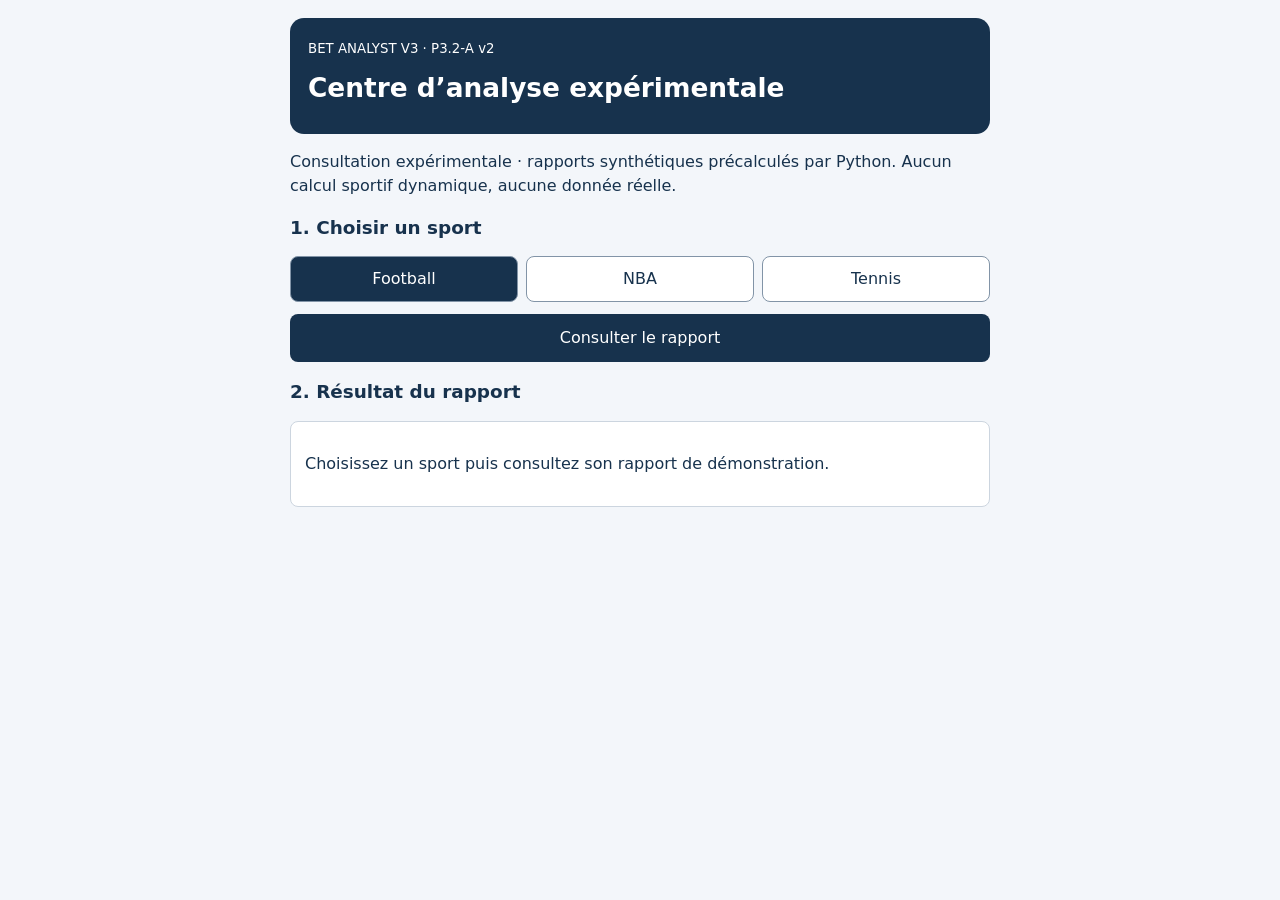
<file: index.html>
<!doctype html><html lang="fr"><meta charset="utf-8"><meta name="viewport" content="width=device-width,initial-scale=1"><title>BET ANALYST P3.2-A v2</title><style>body{font:16px system-ui;max-width:700px;margin:auto;padding:18px;color:#17324d}button,select{font:inherit;padding:12px}pre{white-space:pre-wrap;overflow-wrap:anywhere}section{border:1px solid #ccd5df;padding:14px;border-radius:8px}body{background:#f3f6fa;line-height:1.5}h1{font-size:1.65rem}button{background:#17324d;color:white;border:0;border-radius:8px}select{border:1px solid #8294a7;border-radius:8px;background:white}section{background:white}details{margin:16px 0}summary{font-weight:700;cursor:pointer;padding:12px 0}article{border-top:1px solid #ccd5df;padding:12px 0}h4{margin:12px 0}h5{font-size:1rem;margin:12px 0 4px}dl{margin:6px 0;padding-left:10px;border-left:2px solid #dce5ee}dt{font-weight:600;overflow-wrap:anywhere}dd{margin:0 0 8px;overflow-wrap:anywhere}pre{font-size:12px}#status{font-size:14px}button:disabled{opacity:.6}header{background:#17324d;color:white;padding:18px;border-radius:14px}header h1{margin:8px 0}h2{font-size:1.15rem}nav{display:grid;grid-template-columns:repeat(3,minmax(0,1fr));gap:8px;margin-bottom:12px}nav button{background:white;color:#17324d;border:1px solid #8294a7;padding:10px 4px}nav button[aria-pressed=true]{background:#17324d;color:white}#load{width:100%}#c4-output>h3{margin-top:0}#c4-output>details{border-top:1px solid #ccd5df}article{background:#f7f9fc;padding:12px;border-radius:8px;margin:8px 0}</style><header><small>BET ANALYST V3 · P3.2-A v2</small><h1>Centre d’analyse expérimentale</h1></header><p>Consultation expérimentale · rapports synthétiques précalculés par Python. Aucun calcul sportif dynamique, aucune donnée réelle.</p><h2>1. Choisir un sport</h2><nav aria-label="Disciplines"><button type="button" data-sport="football" aria-pressed="true">Football</button><button type="button" data-sport="nba" aria-pressed="false">NBA</button><button type="button" data-sport="tennis" aria-pressed="false">Tennis</button></nav><label for="sport" hidden>Sport</label> <select id="sport" hidden><option value="football">Football</option><option value="nba">NBA</option><option value="tennis">Tennis</option></select> <button id="load">Consulter le rapport</button><p id="status" role="status"></p><h2>2. Résultat du rapport</h2><section id="c4-output"><p>Choisissez un sport puis consultez son rapport de démonstration.</p></section><input id="c4-file" type="file" hidden disabled><script src="c4-reader.js"></script><script src="viewer.js"></script></html>
</file>
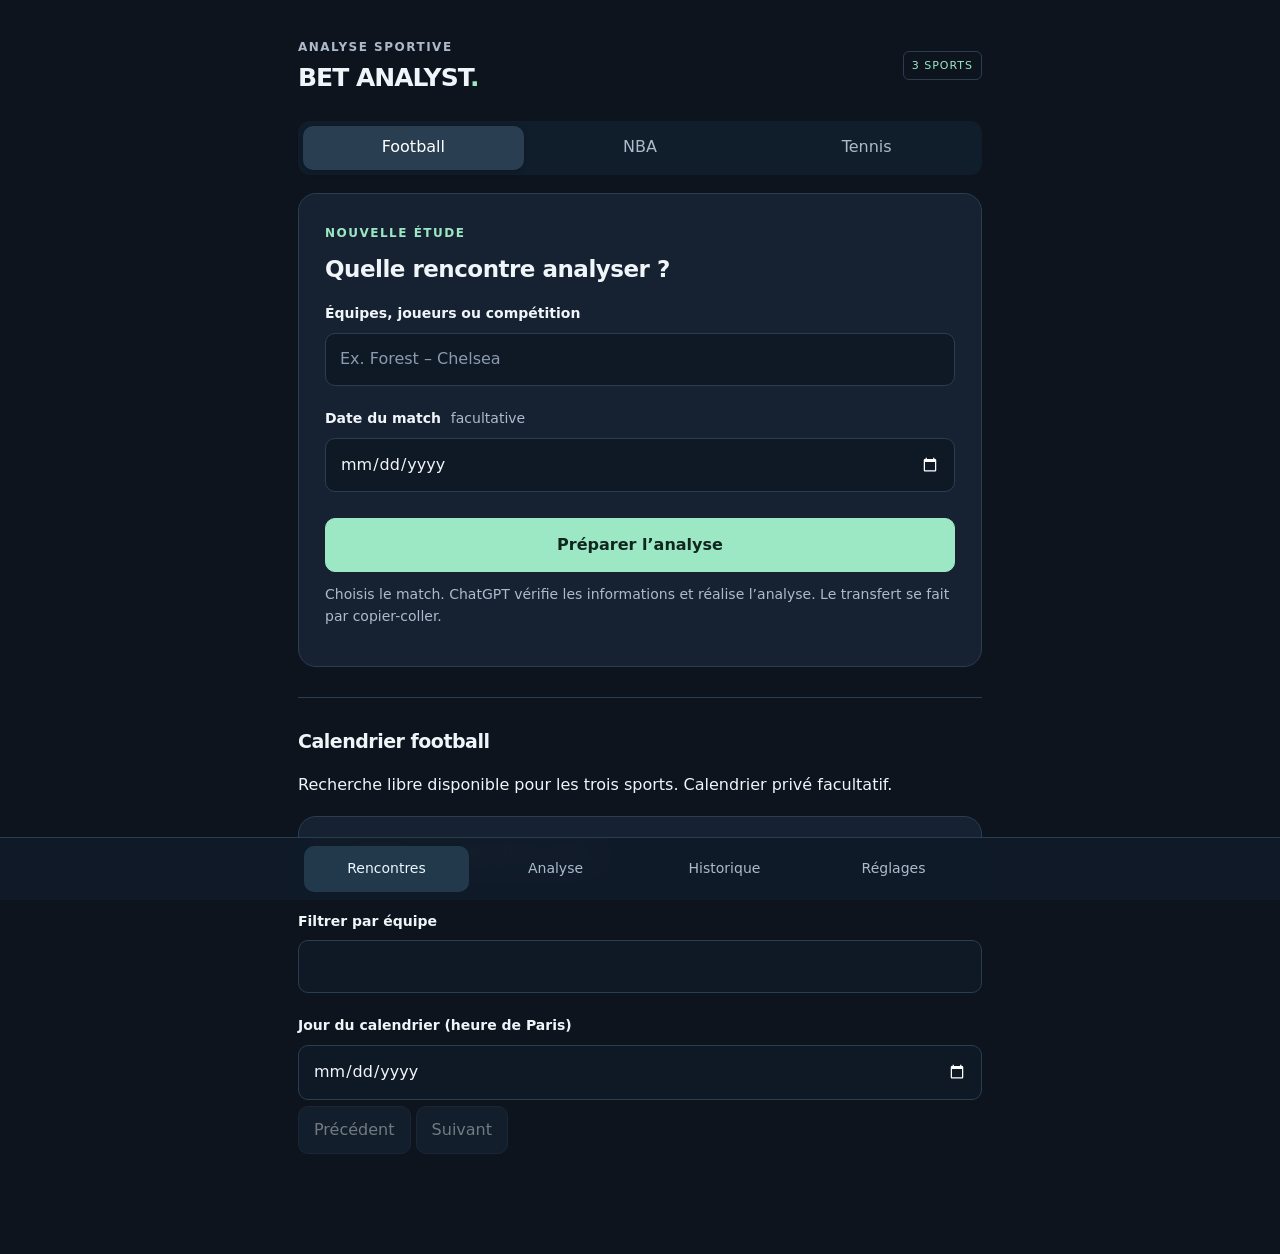
<file: mobile/index.html>
<!doctype html><html lang="fr"><head><meta charset="utf-8"><meta name="viewport" content="width=device-width,initial-scale=1"><meta name="theme-color" content="#101722"><title>BET ANALYST · Analyse sportive</title><link rel="manifest" href="./manifest.webmanifest"><link rel="stylesheet" href="./mobile.css"></head><body><header><div><span class="eyebrow">ANALYSE SPORTIVE</span><h1>BET ANALYST<span class="brand-dot">.</span></h1></div><span class="version-tag">3 SPORTS</span></header><p id="notice" role="status" aria-live="polite"></p><main><section id="fixtures"><nav id="sports" aria-label="Choisir un sport"><button aria-selected="true">Football</button><button>NBA</button><button>Tennis</button></nav><section class="panel"><span class="eyebrow">NOUVELLE ÉTUDE</span><h2>Quelle rencontre analyser ?</h2><form id="free-form"><label for="sport" hidden>Sport</label><select id="sport" hidden><option>Football</option><option>NBA</option><option>Tennis</option></select><label for="event">Équipes, joueurs ou compétition</label><input id="event" required maxlength="200" placeholder="Ex. Forest – Chelsea" autocomplete="off"><div class="date-row"><label for="free-date">Date du match <span class="optional">facultative</span></label><input id="free-date" type="date"></div><button class="primary" type="submit">Préparer l’analyse</button></form><p class="hint">Choisis le match. ChatGPT vérifie les informations et réalise l’analyse. Le transfert se fait par copier-coller.</p></section><section class="calendar-area"><h2>Calendrier football</h2><p id="status"></p><details class="panel"><summary>Importer le calendrier privé</summary><label for="file">Paquet calendar.bundle.json</label><input id="file" type="file" accept=".json,application/json"><button id="load">Importer le calendrier</button><p class="hint">OpenLigaDB · ODbL 1.0 · origine non authentifiée · quarantaine, aucune admission moteur. Le calendrier reste sur cet appareil.</p></details><label for="query">Filtrer par équipe</label><input id="query" type="search"><label for="date">Jour du calendrier (heure de Paris)</label><input id="date" type="date"><div id="list"></div><button id="prev">Précédent</button> <button id="next">Suivant</button></section></section><section id="analysis" hidden><h2 id="selected">Choisis une rencontre.</h2><p class="hint">Une analyse complète, puis un rapport conservé sur ton téléphone.</p><div class="step-strip"><span class="current">Préparer</span><span>Analyser dans ChatGPT</span><span>Conserver</span></div><details class="panel"><summary>Dossier statistique facultatif</summary><p class="hint">Sources, dates de capture, période des données, statistiques et lacunes. Ces informations restent non validées jusqu’au contrôle par l’analyste.</p><label for="dossier-file">Importer un texte ou JSON (300 ko maximum)</label><input id="dossier-file" type="file" accept=".txt,.md,.json,text/plain,application/json"><label for="dossier">Données et références</label><textarea id="dossier" maxlength="300000"></textarea></details><div class="transfer-actions"><button id="copy" class="primary" disabled>Copier la demande complète</button> <a id="chat" href="https://chatgpt.com/" target="_blank" rel="noopener">Ouvrir ChatGPT</a></div><details><summary>Voir la demande et KRAFT V3.0</summary><textarea id="prompt" readonly aria-label="Demande complète"></textarea></details><div class="report-entry"><h2>Ton rapport</h2><label for="report">Colle la réponse de ChatGPT</label><textarea id="report" maxlength="300000" placeholder="Colle le rapport de cette rencontre"></textarea><button id="save" class="primary">Enregistrer le rapport</button><p class="hint">L’historique présente la synthèse en premier et le détail par rubriques.</p></div><p class="hint">Le brouillon est conservé sur cet appareil. Enregistre le rapport avant de changer de rencontre.</p></section><section id="history" hidden><span class="eyebrow">TA BIBLIOTHÈQUE LOCALE</span><h2>Mes analyses</h2><div id="saved"></div></section><section id="settings" hidden><span class="eyebrow">TES DONNÉES</span><h2>Sauvegardes et réglages</h2><p>Les rapports et brouillons sont conservés dans ce navigateur. Une suppression des données du navigateur peut les effacer. Exporte une sauvegarde aux jalons utiles.</p><button id="export" class="primary">Télécharger la sauvegarde</button><label for="backup">Restaurer les rapports sans écraser l’historique</label><input id="backup" type="file" accept=".json,application/json"><button id="restore">Restaurer les rapports</button><button id="calendar-export" hidden>Récupérer le calendrier sauvegardé</button><button id="forget">Effacer uniquement le calendrier</button><h2>Fonctionnement</h2><p>Hors ligne après une première ouverture réussie : calendrier importé, préparation des demandes, dossiers, historique et sauvegardes. La recherche de nouvelles données et l’analyse dans ChatGPT demandent une connexion.</p><p>KRAFT V3.0 est inclus intégralement et contrôlé par empreinte. Les autres référentiels ne sont pas embarqués intégralement : leur application complète doit être vérifiée dans la discussion d’analyse.</p><a href="../openliga/">Calendrier et outils historiques</a><br><a href="../p32b/">Moteur expérimental synthétique préservé</a></section></main><footer aria-label="Navigation"><button data-tab="fixtures" aria-selected="true">Rencontres</button><button data-tab="analysis">Analyse</button><button data-tab="history">Historique</button><button data-tab="settings">Réglages</button></footer><script type="module" src="./app.js"></script></body></html>
</file>
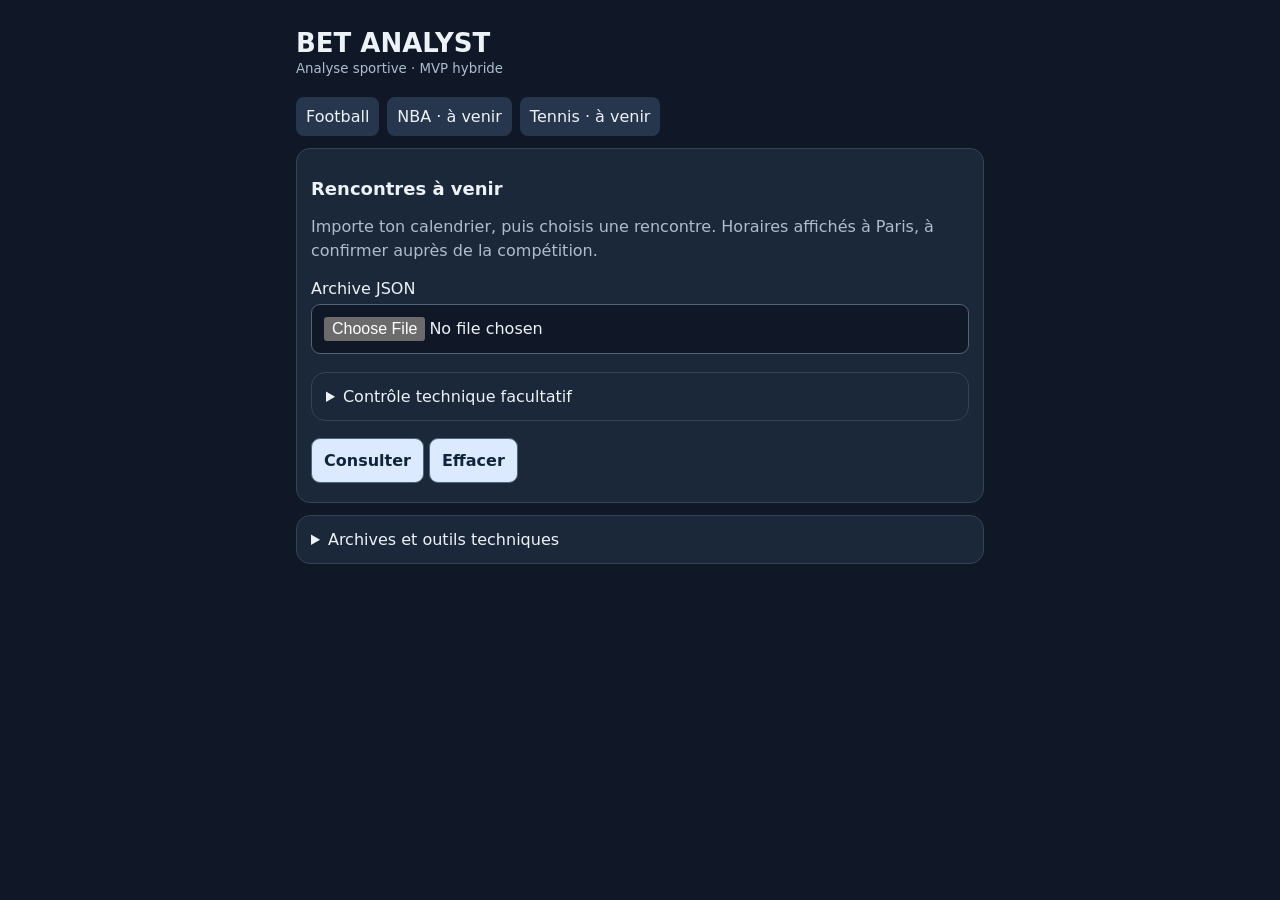
<file: mvp-v8/index.html>
<!doctype html><html lang="fr"><head><meta charset="utf-8"><meta name="viewport" content="width=device-width,initial-scale=1"><meta name="theme-color" content="#101827"><title>BET ANALYST — Rencontres</title><link rel="manifest" href="./manifest.webmanifest"><style>:root{color-scheme:dark;font:16px system-ui;background:#101827;color:#edf2f7}*{box-sizing:border-box}body{max-width:720px;margin:auto;padding:16px}header{padding:12px 0 20px}h1{font-size:26px;margin:0}h2{font-size:18px}p{line-height:1.5}small,.hint{color:#aebdce}section,article,details{background:#1b283a;border:1px solid #344358;border-radius:14px;padding:14px;margin:12px 0}button,input,textarea{font:inherit;border:1px solid #52647a;border-radius:9px;padding:12px;max-width:100%}input,textarea{width:100%;background:#101827;color:inherit;margin:6px 0}textarea{min-height:180px}button{background:#dbeafe;color:#10243b;font-weight:650;margin:5px 5px 5px 0;cursor:pointer}button:disabled{opacity:.5}a{color:#a5c9ff;display:inline-block;padding:10px 0}label{display:block;margin-top:8px}nav{display:flex;gap:8px;flex-wrap:wrap}nav span{padding:10px;border-radius:8px;background:#26374d}#ol-list article p{font-weight:650;margin:0 0 10px}#ol-list article button{width:100%}summary{cursor:pointer}#ol-hash{display:block}</style></head><body><header><h1>BET ANALYST</h1><small>Analyse sportive · MVP hybride</small></header><nav aria-label="Sports"><span>Football</span><span>NBA · à venir</span><span>Tennis · à venir</span></nav><section aria-label="Calendrier privé"><h2>Rencontres à venir</h2><p class="hint">Importe ton calendrier, puis choisis une rencontre. Horaires affichés à Paris, à confirmer auprès de la compétition.</p><label for="ol-file">Archive JSON</label><input id="ol-file" type="file" accept=".json,application/json"><details><summary>Contrôle technique facultatif</summary><label for="ol-hash">SHA-256 externe</label><input id="ol-hash" type="text" maxlength="64"><p>OpenLigaDB · ODbL 1.0 · quarantaine, aucune admission moteur.</p></details><button type="button" id="ol-read">Consulter</button><button type="button" id="ol-clear">Effacer</button><div id="ol-output" aria-live="polite"></div></section><details><summary>Archives et outils techniques</summary><a href="../openliga/">Ouvrir les outils historiques</a></details><script type="module" src="./openliga-reader.js"></script><script>if("serviceWorker" in navigator)navigator.serviceWorker.register("./sw.js").catch(console.error)</script></body></html>
</file>
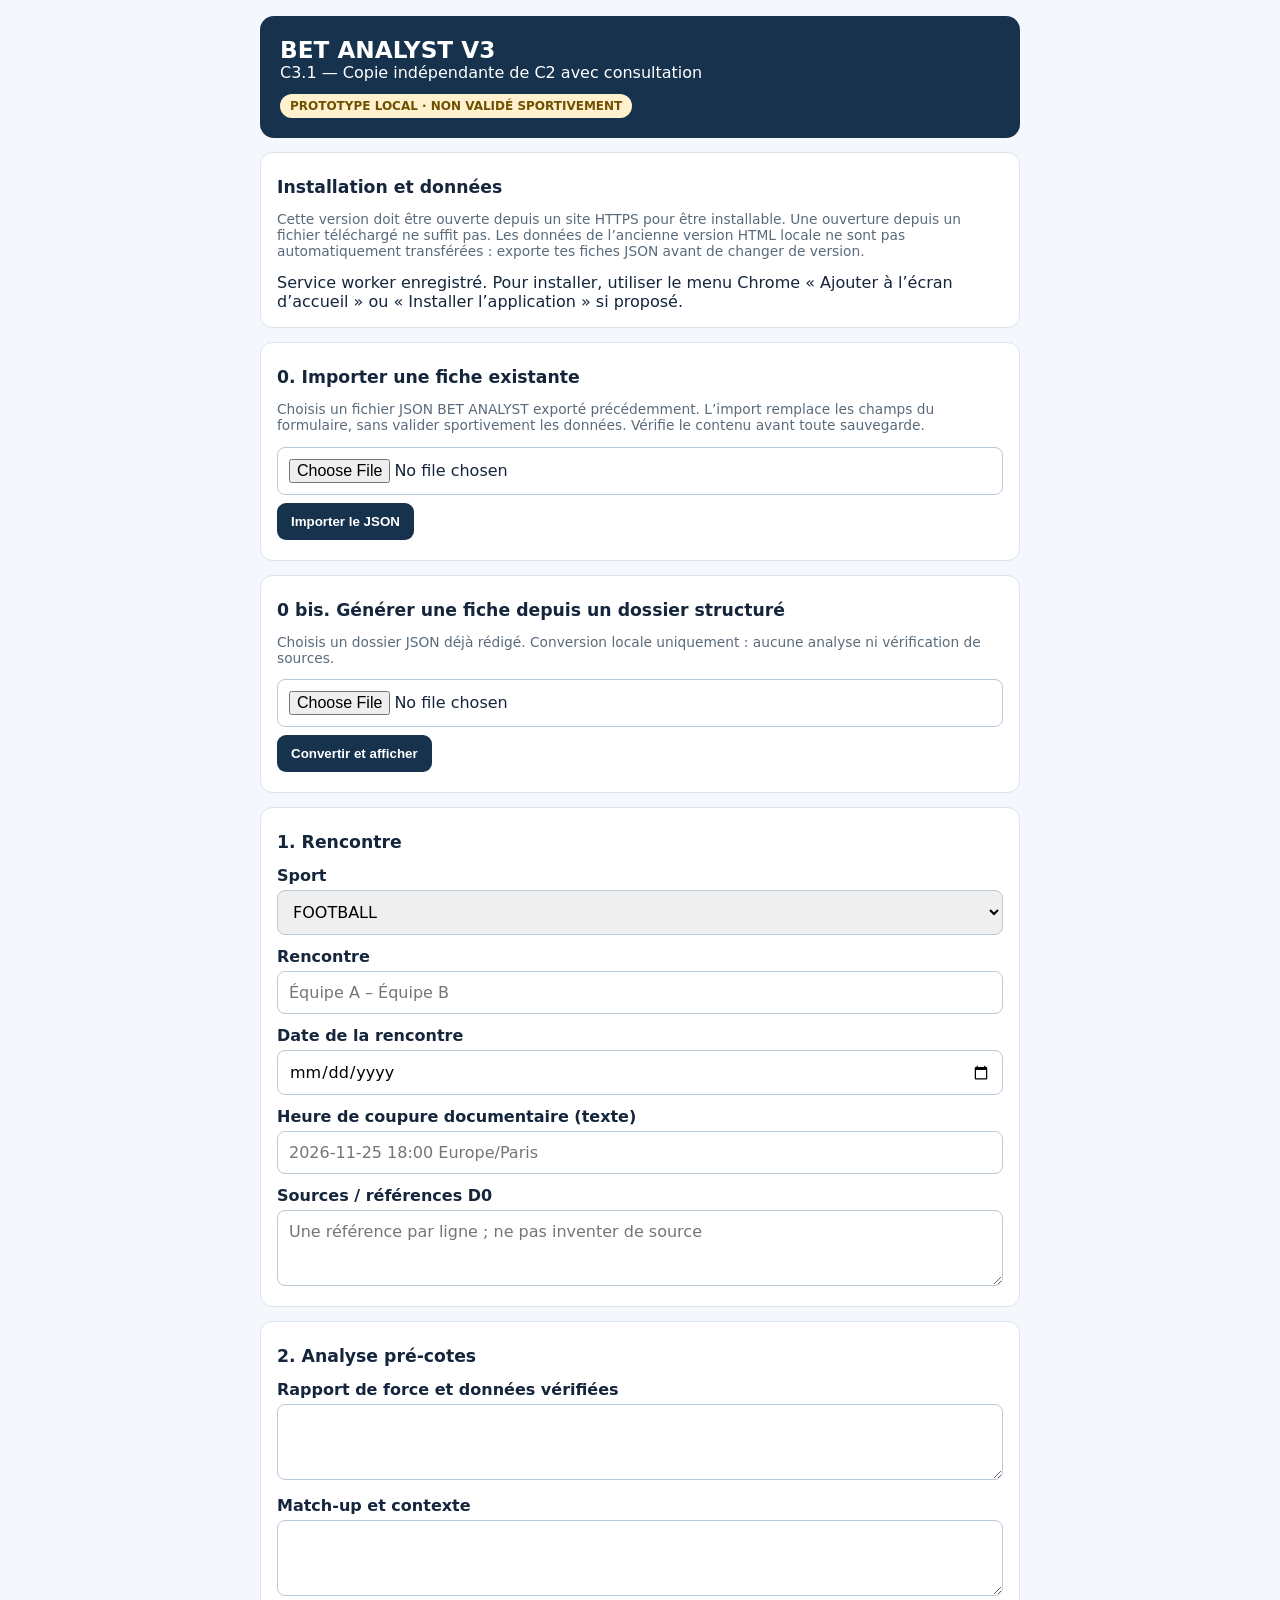
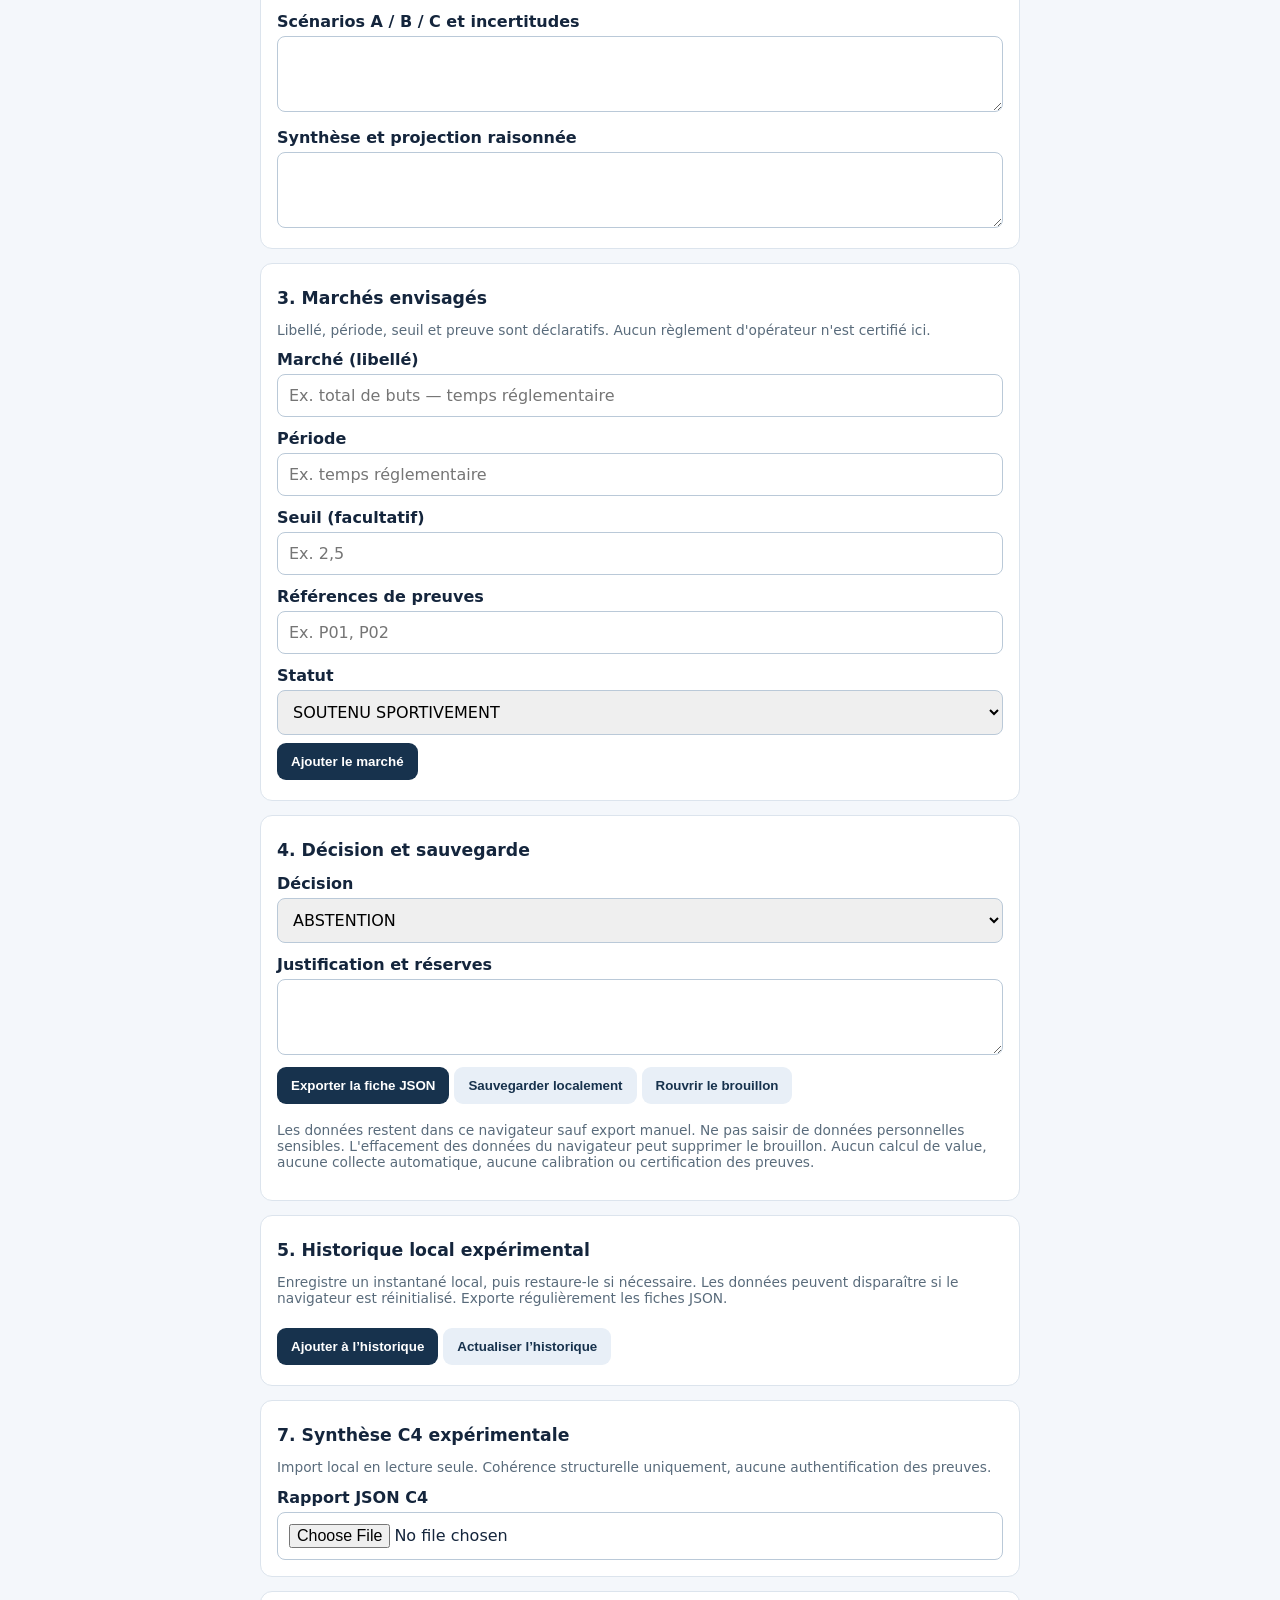
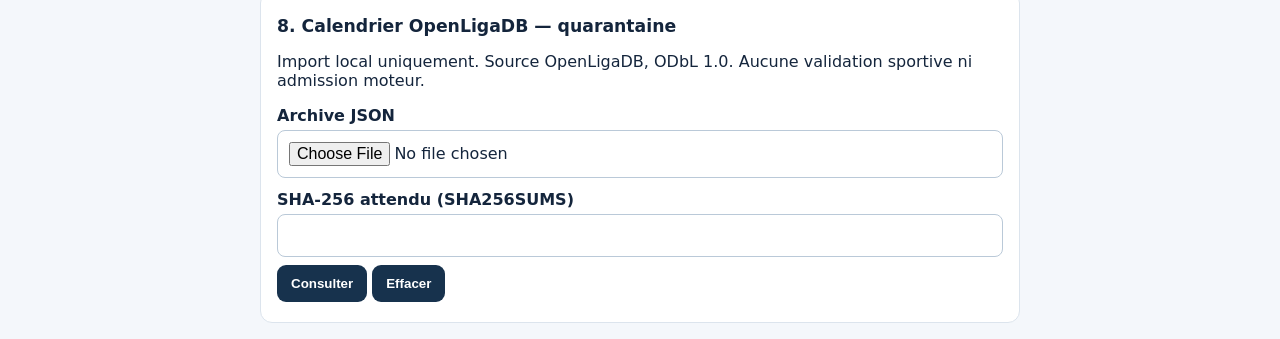
<file: openliga/index.html>
<!doctype html><html lang="fr"><head><meta charset="utf-8"><meta name="viewport" content="width=device-width,initial-scale=1"><title>BET ANALYST V3 — Bêta technique</title><link rel="manifest" href="./manifest.webmanifest"><meta name="theme-color" content="#17324d"><meta name="description" content="Prototype BET ANALYST : fiches expérimentales et historique local."><style>:root{font-family:system-ui,Arial,sans-serif;color:#14253c;background:#f4f7fb}body{margin:0;max-width:760px;margin-inline:auto;padding:16px}header{background:#17324d;color:white;padding:20px;border-radius:14px}h1{margin:0;font-size:1.45rem}h2{font-size:1.08rem;margin:8px 0 14px}small{opacity:.8}.tag{display:inline-block;background:#fff1ce;color:#705000;border-radius:16px;padding:5px 10px;font-size:.75rem;font-weight:700;margin-top:12px}section{background:white;border:1px solid #dce4ed;border-radius:12px;padding:16px;margin-top:14px}label{display:block;font-weight:650;margin:12px 0 5px}input,select,textarea{box-sizing:border-box;width:100%;padding:11px;border:1px solid #bac9d8;border-radius:8px;font:inherit}textarea{min-height:76px}button{border:0;border-radius:9px;background:#17324d;color:white;padding:11px 14px;font-weight:650;margin:8px 5px 4px 0;cursor:pointer}button.secondary{background:#e8eff7;color:#17324d}.error{color:#a22222}.ok{color:#126a38}.hint{color:#596b7b;font-size:.86rem}article{border:1px solid #dce4ed;padding:12px;border-radius:9px;margin:9px 0}pre{white-space:pre-wrap;overflow-wrap:anywhere;background:#eef3f8;padding:10px;border-radius:8px}</style></head><body><header><h1>BET ANALYST V3</h1><div>C3.1 — Copie indépendante de C2 avec consultation</div><div class="tag">PROTOTYPE LOCAL · NON VALIDÉ SPORTIVEMENT</div></header><section><h2>Installation et données</h2><p class="hint">Cette version doit être ouverte depuis un site HTTPS pour être installable. Une ouverture depuis un fichier téléchargé ne suffit pas. Les données de l’ancienne version HTML locale ne sont pas automatiquement transférées : exporte tes fiches JSON avant de changer de version.</p><div id="pwa-status" role="status">Vérification du mode d’ouverture…</div></section><section><h2>0. Importer une fiche existante</h2><p class="hint">Choisis un fichier JSON BET ANALYST exporté précédemment. L’import remplace les champs du formulaire, sans valider sportivement les données. Vérifie le contenu avant toute sauvegarde.</p><input id="importfile" type="file" accept=".json,application/json"><button type="button" onclick="importJSON()">Importer le JSON</button><div id="importmessage" role="status"></div></section><section><h2>0 bis. Générer une fiche depuis un dossier structuré</h2><p class="hint">Choisis un dossier JSON déjà rédigé. Conversion locale uniquement : aucune analyse ni vérification de sources.</p><input type="file" id="sourcefile" accept=".json,application/json"><button type="button" onclick="convertSource()">Convertir et afficher</button><div id="sourcemessage" role="status"></div></section><section><h2>1. Rencontre</h2><label for="sport">Sport</label><select id="sport"><option>FOOTBALL</option><option>TENNIS</option><option>NBA</option></select><label for="event">Rencontre</label><input id="event" placeholder="Équipe A – Équipe B"><label for="date">Date de la rencontre</label><input id="date" type="date"><label for="cutoff">Heure de coupure documentaire (texte)</label><input id="cutoff" placeholder="2026-11-25 18:00 Europe/Paris"><label for="sources">Sources / références D0</label><textarea id="sources" placeholder="Une référence par ligne ; ne pas inventer de source"></textarea></section><section><h2>2. Analyse pré-cotes</h2><label for="force">Rapport de force et données vérifiées</label><textarea id="force"></textarea><label for="matchup">Match-up et contexte</label><textarea id="matchup"></textarea><label for="scenarios">Scénarios A / B / C et incertitudes</label><textarea id="scenarios"></textarea><label for="summary">Synthèse et projection raisonnée</label><textarea id="summary"></textarea></section><section><h2>3. Marchés envisagés</h2><div class="hint">Libellé, période, seuil et preuve sont déclaratifs. Aucun règlement d'opérateur n'est certifié ici.</div><label for="market">Marché (libellé)</label><input id="market" placeholder="Ex. total de buts — temps réglementaire"><label for="period">Période</label><input id="period" placeholder="Ex. temps réglementaire"><label for="threshold">Seuil (facultatif)</label><input id="threshold" placeholder="Ex. 2,5"><label for="evidence">Références de preuves</label><input id="evidence" placeholder="Ex. P01, P02"><label for="status">Statut</label><select id="status"><option>SOUTENU SPORTIVEMENT</option><option>CONDITIONNEL</option><option>EXPLORATOIRE</option><option>NON RETENU</option></select><button type="button" onclick="addMarket()">Ajouter le marché</button><div id="markets"></div></section><section><h2>4. Décision et sauvegarde</h2><label for="decision">Décision</label><select id="decision"><option>ABSTENTION</option><option>SÉLECTION EXPÉRIMENTALE</option></select><label for="reason">Justification et réserves</label><textarea id="reason"></textarea><button type="button" onclick="exportJSON()">Exporter la fiche JSON</button><button type="button" class="secondary" onclick="saveDraft()">Sauvegarder localement</button><button type="button" class="secondary" onclick="loadDraft()">Rouvrir le brouillon</button><div id="message" role="status"></div><p class="hint">Les données restent dans ce navigateur sauf export manuel. Ne pas saisir de données personnelles sensibles. L'effacement des données du navigateur peut supprimer le brouillon. Aucun calcul de value, aucune collecte automatique, aucune calibration ou certification des preuves.</p></section><section><h2>5. Historique local expérimental</h2><p class="hint">Enregistre un instantané local, puis restaure-le si nécessaire. Les données peuvent disparaître si le navigateur est réinitialisé. Exporte régulièrement les fiches JSON.</p><button type="button" onclick="archiveCurrent()">Ajouter à l’historique</button><button type="button" class="secondary" onclick="renderHistory()">Actualiser l’historique</button><div id="history"></div></section><script>const fields=['sport','event','date','cutoff','sources','force','matchup','scenarios','summary','decision','reason'];let markets=[];function data(){let d={schema:'BET_ANALYST_CONSOLIDATION_V1',experimental:true,validated_sportively:false,calibration_authorized:false,created_at:new Date().toISOString(),markets:markets.map(x=>({...x}))};for(const k of fields)d[k]=document.getElementById(k).value;return d}function message(s,error=false){const el=document.getElementById('message');el.textContent=s;el.className=error?'error':'ok'}function render(){const el=document.getElementById('markets');el.replaceChildren();markets.forEach((m,i)=>{const a=document.createElement('article');const t=document.createElement('strong');t.textContent=m.label+' — '+m.status;a.append(t);const p=document.createElement('p');p.textContent='Période : '+m.period+' | Seuil : '+(m.threshold||'sans seuil')+' | Preuves : '+m.evidence;a.append(p);const b=document.createElement('button');b.className='secondary';b.textContent='Supprimer';b.onclick=()=>{markets.splice(i,1);render()};a.append(b);el.append(a)})}function addMarket(){const ids=['market','period','threshold','evidence','status'];const vals=Object.fromEntries(ids.map(k=>[k,document.getElementById(k).value.trim()]));if(!vals.market||!vals.period||!vals.evidence){message('Renseigner le marché, sa période et les preuves.',true);return}markets.push({id:'M'+String(Math.max(0,...markets.map(m=>/^M\d+$/.test(m.id)?Number(m.id.slice(1)):0))+1).padStart(2,'0'),label:vals.market,period:vals.period,threshold:vals.threshold,evidence:vals.evidence,status:vals.status});render();message('Marché ajouté au brouillon.')}function verify(){const d=data();if(!d.event.trim()||!d.date||!d.force.trim()||!d.scenarios.trim()||!d.sources.trim()){message('Rencontre, date, données, scénarios et références D0 obligatoires.',true);return false}if(d.decision==='SÉLECTION EXPÉRIMENTALE'&&!markets.some(m=>m.status==='SOUTENU SPORTIVEMENT')){message('Sélection non justifiée : aucun marché déclaré soutenu sportivement.',true);return false}return true}function exportJSON(){if(!verify())return;const blob=new Blob([JSON.stringify(data(),null,2)],{type:'application/json'});const a=document.createElement('a');a.href=URL.createObjectURL(blob);a.download='BET_ANALYST_fiche_'+new Date().toISOString().slice(0,10)+'.json';a.click();setTimeout(()=>URL.revokeObjectURL(a.href),1500);message('Fiche JSON exportée. Validation sportive non acquise.')}async function importJSON(){const info=document.getElementById('importmessage');const f=document.getElementById('importfile').files[0];if(!f){info.textContent='Sélectionne d’abord un fichier JSON.';info.className='error';return}if(f.size>1048576){info.textContent='Fichier trop volumineux (maximum 1 Mo).';info.className='error';return}let d;try{d=JSON.parse(await f.text())}catch(e){info.textContent='Le fichier ne contient pas un JSON valide.';info.className='error';return}if(!d||typeof d!=='object'||Array.isArray(d)||d.schema!=='BET_ANALYST_CONSOLIDATION_V1'||!Array.isArray(d.markets)||!['FOOTBALL','TENNIS','NBA'].includes(d.sport)){info.textContent='Schéma BET ANALYST V1 non reconnu.';info.className='error';return}if(d.markets.length>100||d.markets.some(m=>!m||typeof m!=='object'||['id','label','period','threshold','evidence','status'].some(k=>typeof m[k]!=='string'))||fields.some(k=>typeof d[k]!=='string')){info.textContent='Champs ou marchés non conformes.';info.className='error';return}if(!confirm('Importer cette fiche ? Les champs actuellement affichés seront remplacés.'))return;for(const k of fields)document.getElementById(k).value=d[k];markets=d.markets.map(m=>({id:m.id,label:m.label,period:m.period,threshold:m.threshold,evidence:m.evidence,status:m.status}));render();info.textContent='Fiche importée : '+d.event+' ('+markets.length+' marché(s)). Vérifie les champs avant de sauvegarder.';info.className='ok';message('Import réussi. Aucun contrôle sportif automatique.')}function saveDraft(){try{localStorage.setItem('BET_ANALYST_C3_1_DRAFT',JSON.stringify(data()));message('Brouillon enregistré sur cet appareil.')}catch(e){message('Sauvegarde locale indisponible. Utiliser l’export JSON.',true)}}function loadDraft(){try{const raw=localStorage.getItem('BET_ANALYST_C3_1_DRAFT');if(!raw){message('Aucun brouillon local trouvé.',true);return}const d=JSON.parse(raw);for(const k of fields)if(typeof d[k]==='string')document.getElementById(k).value=d[k];markets=Array.isArray(d.markets)?d.markets:[];render();message('Brouillon rechargé.')}catch(e){message('Brouillon illisible.',true)}}
const C1_KEY='BET_ANALYST_C3_1_HISTORY';
const C1_STATUSES=['SOUTENU SPORTIVEMENT','CONDITIONNEL','EXPLORATOIRE','NON RETENU'];
function c1Validate(d,source=false){
 if(!d||typeof d!=='object'||Array.isArray(d))throw Error('Dossier non conforme');
 if(!['FOOTBALL','TENNIS','NBA'].includes(d.sport))throw Error('Sport invalide');
 if(!['ABSTENTION','SÉLECTION EXPÉRIMENTALE'].includes(d.decision))throw Error('Décision invalide');
 for(const k of fields)if(typeof d[k]!=='string')throw Error('Champ absent : '+k);
 for(const k of ['event','date','sources','force','scenarios','reason'])if(!d[k].trim())throw Error('Champ obligatoire vide : '+k);
 if(!/^\d{4}-\d{2}-\d{2}$/.test(d.date)||Number.isNaN(Date.parse(d.date+'T00:00:00Z'))||new Date(d.date+'T00:00:00Z').toISOString().slice(0,10)!==d.date)throw Error('Date invalide');
 if(!Array.isArray(d.markets)||d.markets.length>100)throw Error('Liste de marchés invalide');
 const ids=new Set();
 for(const m of d.markets){
  if(!m||typeof m!=='object'||Array.isArray(m))throw Error('Marché invalide');
  for(const k of ['id','label','period','threshold','evidence','status'])if(typeof m[k]!=='string')throw Error('Champ de marché absent : '+k);
  if(!m.id.trim()||ids.has(m.id))throw Error('Identifiant de marché dupliqué ou vide');ids.add(m.id);
  if(!m.label.trim()||!m.period.trim()||!m.evidence.trim()||!C1_STATUSES.includes(m.status))throw Error('Marché incomplet ou statut invalide');
 }
 if(d.decision==='SÉLECTION EXPÉRIMENTALE'&&!d.markets.some(m=>m.status==='SOUTENU SPORTIVEMENT'))throw Error('Sélection sans marché soutenu');
 if(!source&&d.schema!=='BET_ANALYST_CONSOLIDATION_V1')throw Error('Schéma incompatible');
 return {schema:'BET_ANALYST_CONSOLIDATION_V1',experimental:true,validated_sportively:false,calibration_authorized:false,created_at:new Date().toISOString(),markets:d.markets.map(m=>({id:m.id,label:m.label,period:m.period,threshold:m.threshold,evidence:m.evidence,status:m.status})),...Object.fromEntries(fields.map(k=>[k,d[k]]))};
}
function c1Fill(d){for(const k of fields)document.getElementById(k).value=d[k];markets=d.markets.map(m=>({...m}));render()}
async function convertSource(){const el=document.getElementById('sourcemessage');const f=document.getElementById('sourcefile').files[0];if(!f){el.textContent='Choisis un dossier JSON.';return}try{if(f.size>1048576)throw Error('Fichier trop volumineux');const raw=JSON.parse(await f.text());const d=c1Validate(raw,true);if(!confirm('Remplacer la fiche affichée par ce dossier ?'))return;c1Fill(d);el.textContent='Conversion réussie. Validation sportive NON acquise.';el.className='ok'}catch(e){el.textContent='Conversion refusée : '+e.message;el.className='error'}}
function c1History(){const x=JSON.parse(localStorage.getItem(C1_KEY)||'[]');if(!Array.isArray(x))throw Error('Historique corrompu');return x}
function archiveCurrent(){try{const d=c1Validate(data());const hist=c1History();if(hist.length>=30)throw Error('Limite de 30 fiches : exporte puis supprime une ancienne fiche');const id='H'+Date.now().toString(36)+'_'+hist.length;hist.push({id,saved_at:new Date().toISOString(),sheet:d});localStorage.setItem(C1_KEY,JSON.stringify(hist));message('Instantané enregistré localement.');renderHistory()}catch(e){message('Historique : '+e.message,true)}}
function restoreHistory(id){try{const x=c1History().find(x=>x.id===id);if(!x)throw Error('Fiche introuvable');const d=c1Validate(x.sheet);if(!confirm('Restaurer cette fiche ? Le formulaire actuel sera remplacé.'))return;c1Fill(d);message('Fiche restaurée.')}catch(e){message('Restauration refusée : '+e.message,true)}}
function deleteHistory(id){try{if(!confirm('Supprimer définitivement cet instantané local ?'))return;const hist=c1History().filter(x=>x.id!==id);localStorage.setItem(C1_KEY,JSON.stringify(hist));renderHistory()}catch(e){message('Suppression impossible : '+e.message,true)}}
function renderHistory(){const el=document.getElementById('history');el.replaceChildren();try{const hist=c1History();if(!hist.length){el.textContent='Aucune fiche enregistrée dans cet historique.';return}hist.slice().reverse().forEach(x=>{const a=document.createElement('article'),t=document.createElement('strong');t.textContent=(x.sheet.event||'Sans nom')+' — '+(x.sheet.date||'date inconnue');a.append(t);const p=document.createElement('p');p.textContent=x.saved_at;a.append(p);for(const [label,fn] of [['Consulter',()=>c3Show(x.sheet)],['Restaurer',()=>restoreHistory(x.id)],['Supprimer',()=>deleteHistory(x.id)]]){const b=document.createElement('button');b.textContent=label;b.className='secondary';b.onclick=fn;a.append(b)}el.append(a)})}catch(e){el.textContent='Historique indisponible : '+e.message}}
</script><script>
(function(){
 const el=document.getElementById('pwa-status');
 if(location.protocol==='file:'){el.textContent='Mode fichier local : installation PWA indisponible. Publier le dossier sur HTTPS.';return}
 if(!window.isSecureContext){el.textContent='Connexion non sécurisée : HTTPS requis.';return}
 if(!('serviceWorker' in navigator)){el.textContent='Ce navigateur ne prend pas en charge le mode hors ligne.';return}
 navigator.serviceWorker.register('./sw.js').then(()=>{el.textContent='Service worker enregistré. Pour installer, utiliser le menu Chrome « Ajouter à l’écran d’accueil » ou « Installer l’application » si proposé.'}).catch(e=>{el.textContent='Mode hors ligne indisponible : '+e.message});
})();
</script><!-- BET_C3_VIEWER_INTEGRATED -->
<section id="c3-reader" hidden aria-label="Consultation de fiche en lecture seule"><h2>6. Consultation C3.1 — lecture seule</h2><p class="hint">Données déclaratives non vérifiées automatiquement. Aucune modification de la fiche.</p><div id="c3-reader-content"></div><button type="button" class="secondary" onclick="document.getElementById('c3-reader').hidden=true">Fermer la consultation</button></section>
<script src="./c3-reader.js"></script>
<section aria-label="Synthèse C4"><h2>7. Synthèse C4 expérimentale</h2><p class="hint">Import local en lecture seule. Cohérence structurelle uniquement, aucune authentification des preuves.</p><label for="c4-file">Rapport JSON C4</label><input id="c4-file" type="file" accept=".json,application/json"><div id="c4-output" aria-live="polite"></div></section><script src="./c4-reader.js"></script><section aria-label="Calendrier privé"><h2>8. Calendrier OpenLigaDB — quarantaine</h2><p>Import local uniquement. Source OpenLigaDB, ODbL 1.0. Aucune validation sportive ni admission moteur.</p><label for="ol-file">Archive JSON</label><input id="ol-file" type="file" accept=".json,application/json"><label for="ol-hash">SHA-256 attendu (SHA256SUMS)</label><input id="ol-hash" type="text" maxlength="64"><button type="button" id="ol-read">Consulter</button><button type="button" id="ol-clear">Effacer</button><div id="ol-output" aria-live="polite"></div></section><script type="module" src="./openliga-reader.js"></script></body></html>
</file>
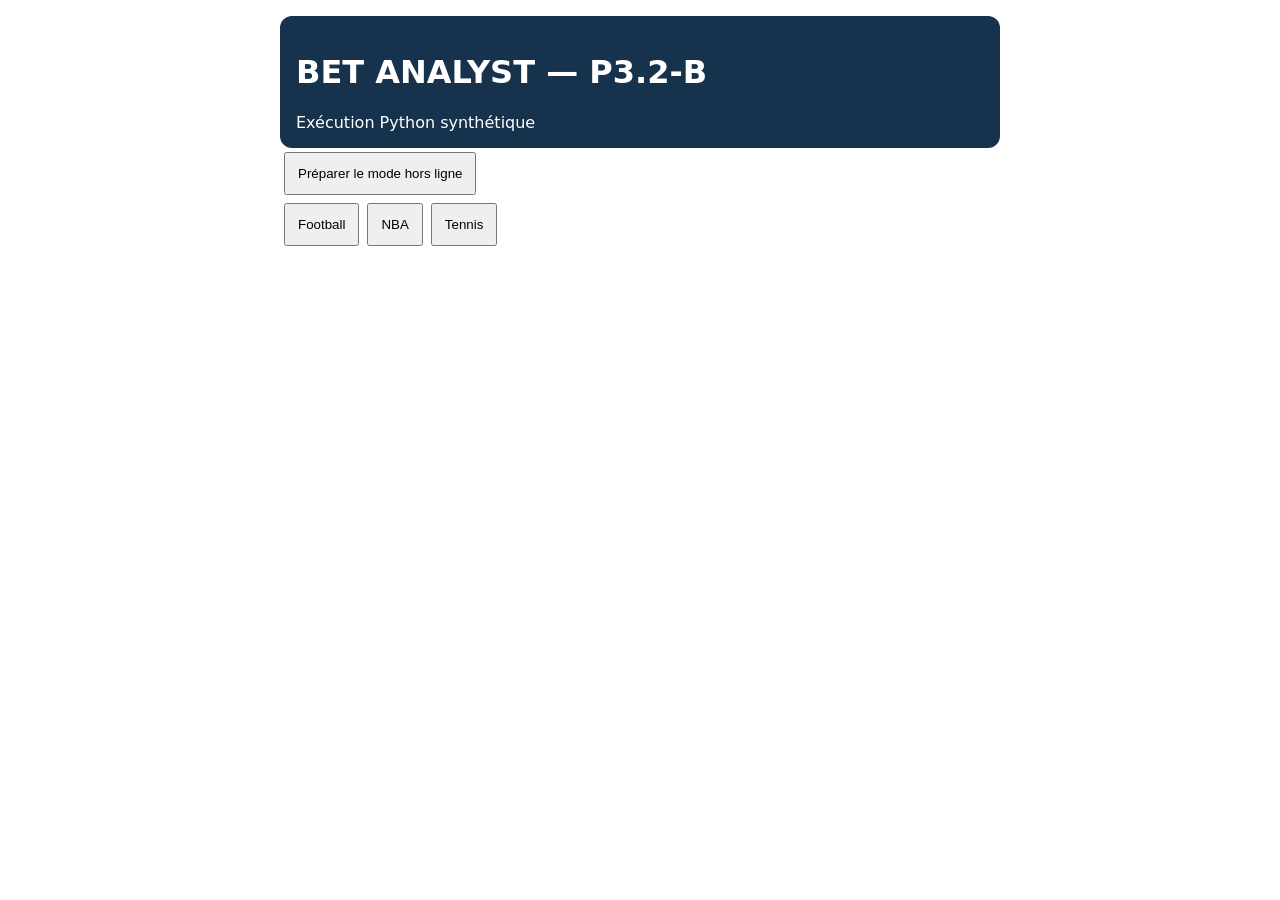
<file: p32b/index.html>
<!doctype html><html lang="fr"><meta charset="utf-8"><meta name="viewport" content="width=device-width,initial-scale=1"><title>P3.2-B navigateur</title><style>body{font:16px system-ui;max-width:720px;margin:auto;padding:16px}header{background:#17324d;color:white;padding:16px;border-radius:12px}button{padding:12px;margin:4px}pre{white-space:pre-wrap;overflow-wrap:anywhere}</style><header><h1>BET ANALYST — P3.2-B</h1>Exécution Python synthétique</header><button id="prepare">Préparer le mode hors ligne</button><nav><button data-sport="football">Football</button><button data-sport="nba">NBA</button><button data-sport="tennis">Tennis</button></nav><p id="status" role="status"></p><main id="out"></main><script src="app.js"></script></html>
</file>
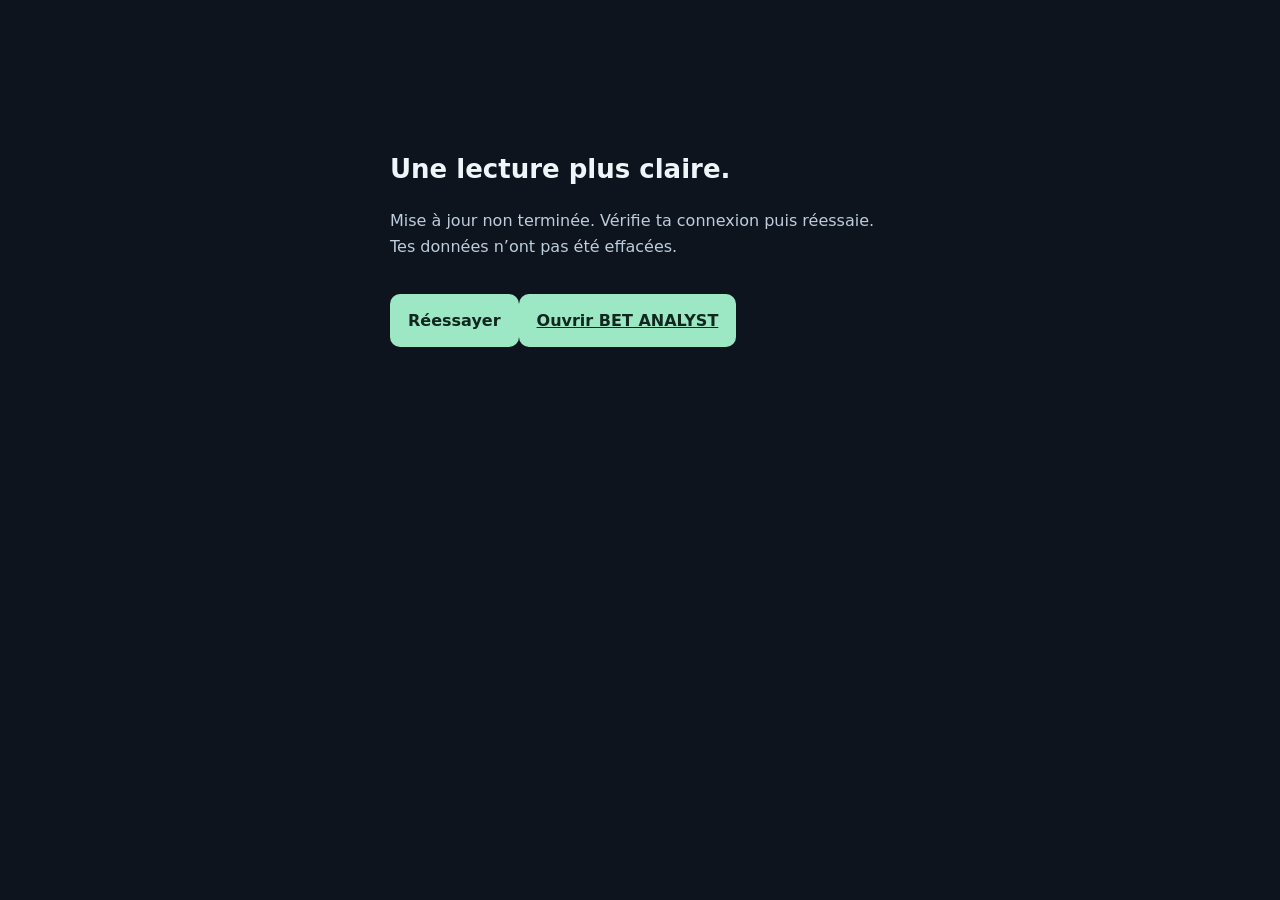
<file: mobile/update.html>
<!doctype html><html lang="fr"><meta charset="utf-8"><meta name="viewport" content="width=device-width,initial-scale=1"><title>BET ANALYST · Mise à jour</title><style>body{background:#0d141e;color:#f0f5fa;max-width:500px;margin:12vh auto;padding:24px;font:16px/1.6 system-ui}h1{font-size:26px}p{color:#bdcddd}button,a{display:inline-block;background:#9ce8c4;color:#10261e;padding:14px 18px;border:0;border-radius:10px;font:inherit;font-weight:700}a{margin-top:18px}</style><h1>Une lecture plus claire.</h1><p id="status" role="status">Actualisation de l’interface en cours. Tes rapports et ton calendrier sont conservés.</p><button id="retry" hidden>Réessayer</button><a href="./" id="open" hidden>Ouvrir BET ANALYST</a><script>
async function upgrade(){document.getElementById('retry').hidden=true;try{if(!('serviceWorker' in navigator))throw Error('Navigateur incompatible');const reg=await navigator.serviceWorker.register('./sw.js',{updateViaCache:'none'});await reg.update();const start=Date.now();while(Date.now()-start<20000){for(const name of await caches.keys()){if(name==='bet-mobile-hybrid-v3'){const c=await caches.open(name),r=await c.match(new URL('./index.html',location.href).href);if(r&&(await r.text()).includes('3 SPORTS')){document.getElementById('status').textContent='Nouvelle interface prête. Tes données ont été conservées.';document.getElementById('open').hidden=false;location.replace('./');return}}}await new Promise(r=>setTimeout(r,300))}throw Error('La mise à jour prend plus de temps que prévu.')}catch(e){document.getElementById('status').textContent='Mise à jour non terminée. Vérifie ta connexion puis réessaie. Tes données n’ont pas été effacées.';document.getElementById('retry').hidden=false;document.getElementById('open').hidden=false}}
document.getElementById('retry').onclick=upgrade;upgrade();</script></html>
</file>
<file: mobile/mobile.css>
*{box-sizing:border-box} :root{color-scheme:dark;--bg:#0d141e;--surface:#162231;--line:#2b3d51;--muted:#adbacb;--accent:#9ce8c4}body{max-width:720px;margin:auto;background:var(--bg);color:#f0f5fa;font:16px/1.55 system-ui,sans-serif;padding:20px 18px calc(100px + env(safe-area-inset-bottom));}header{display:flex;justify-content:space-between;align-items:center;margin:4px 0 24px}h1{font-size:25px;letter-spacing:-1px;line-height:1.2;margin:4px 0}h2{font-size:23px;line-height:1.25;letter-spacing:-.5px;margin:10px 0 20px}h3{font-size:18px}p{margin:12px 0}.brand-dot{color:var(--accent)}.eyebrow{color:var(--muted);font-size:12px;font-weight:700;letter-spacing:1.5px}.version-tag{border:1px solid var(--line);border-radius:6px;font-size:11px;letter-spacing:1px;padding:5px 8px;color:var(--accent)}.hint,small{color:var(--muted);font-size:14px;line-height:1.55}.panel{background:var(--surface);border:1px solid var(--line);border-radius:18px;padding:20px;margin:18px 0}.panel .eyebrow{color:var(--accent)}button,input,select,textarea{font:inherit;border-radius:10px;border:1px solid var(--line);max-width:100%}button{min-height:48px;padding:11px 15px;background:#1b2b3e;color:#edf5fa;cursor:pointer}button:hover{border-color:#76909e}button:focus-visible,a:focus-visible,input:focus-visible,textarea:focus-visible,summary:focus-visible{outline:2px solid var(--accent);outline-offset:3px}.primary{background:var(--accent);color:#10261e;border-color:var(--accent);font-weight:750}button:disabled{opacity:.45;cursor:default}input,textarea,select{width:100%;background:#0f1925;color:#f0f5fa;padding:13px 14px;margin:8px 0 6px;min-height:50px}input::placeholder,textarea::placeholder{color:#8b9aaf}textarea{min-height:180px;resize:vertical}label{display:block;margin-top:16px;font-size:14px;font-weight:600}.optional{font-weight:400;color:var(--muted);margin-left:5px}.date-row{margin-bottom:20px}#free-form>.primary{width:100%;min-height:54px}#sports{display:flex;gap:6px;padding:5px;background:#101d2b;border-radius:12px}#sports button{flex:1;border:0;background:transparent;color:var(--muted);min-height:44px;padding:8px}#sports button[aria-selected=true]{background:#293e50;color:white;box-shadow:0 2px 6px #0003}#notice:empty{display:none}#notice:not(:empty){background:#1a3040;border:1px solid #38586d;padding:12px 14px;border-radius:10px;font-size:14px;margin:14px 0}.calendar-area{margin-top:30px;border-top:1px solid var(--line);padding-top:22px}.calendar-area h2{font-size:19px}details{overflow-wrap:anywhere;border-bottom:1px solid var(--line);margin:8px 0}summary{cursor:pointer;padding:16px 0;font-weight:650;line-height:1.4}details.panel summary{padding:0}.panel[open] summary{padding-bottom:14px}.transfer-actions{display:grid;gap:8px;margin:22px 0}.transfer-actions .primary{width:100%}.transfer-actions a{text-align:center;border:1px solid var(--line);border-radius:10px;padding:11px}.step-strip{display:flex;flex-wrap:wrap;gap:6px;font-size:14px;margin:18px 0;color:var(--muted)}.step-strip span{background:#152230;border-radius:5px;padding:6px 8px}.step-strip .current{color:var(--accent);background:#183229}.report-entry{margin-top:28px;padding-top:22px;border-top:1px solid var(--line)}.report-entry .primary{width:100%;margin-top:12px}a{color:#b5e4ff;text-underline-offset:3px}footer{position:fixed;bottom:0;left:0;right:0;display:flex;justify-content:center;gap:4px;background:#101b29f5;border-top:1px solid var(--line);padding:8px 10px calc(8px + env(safe-area-inset-bottom));backdrop-filter:blur(12px)}footer button{flex:1;max-width:165px;font-size:14px;min-height:46px;padding:10px 5px;border:0;background:transparent;color:var(--muted)}footer button[aria-selected=true]{background:#21394b;color:#eaf7ff}#list article{border:1px solid var(--line);border-radius:12px;padding:16px;margin:12px 0;background:var(--surface)}#list article button{width:100%}#saved>details{border:1px solid var(--line);border-radius:14px;background:var(--surface);margin:14px 0;padding:0 16px}#saved>details>summary{font-size:16px}#saved>details>small{display:block;margin-bottom:12px}.report-body{padding:0 0 8px}.report-section{background:#111d2a;border:1px solid var(--line);border-radius:10px;padding:0 14px;margin:12px 0}.report-section:first-child{border-left:3px solid var(--accent)}.report-section>summary{font-size:16px}.report-section p{white-space:pre-wrap;line-height:1.7}.report-section ul{padding-left:20px;line-height:1.7}.report-record{padding:12px;background:#1b2a3b;border-radius:8px;margin:10px 0}.report-record p{margin:5px 0;font-size:14px}.report-record strong{color:#c7dbeb}.source-report pre{white-space:pre-wrap;font:14px/1.6 system-ui;max-height:50vh;overflow:auto}.report-tools{display:flex;gap:8px;flex-wrap:wrap;margin:16px 0}.report-tools button{font-size:14px}.report-intro{white-space:pre-wrap}.empty-state{border:1px dashed var(--line);border-radius:14px;padding:28px 20px;text-align:center;color:var(--muted)}[hidden]{display:none!important}@media(min-width:600px){body{padding-top:30px}.transfer-actions{grid-template-columns:1fr 1fr}.panel{padding:26px}}
</file>
